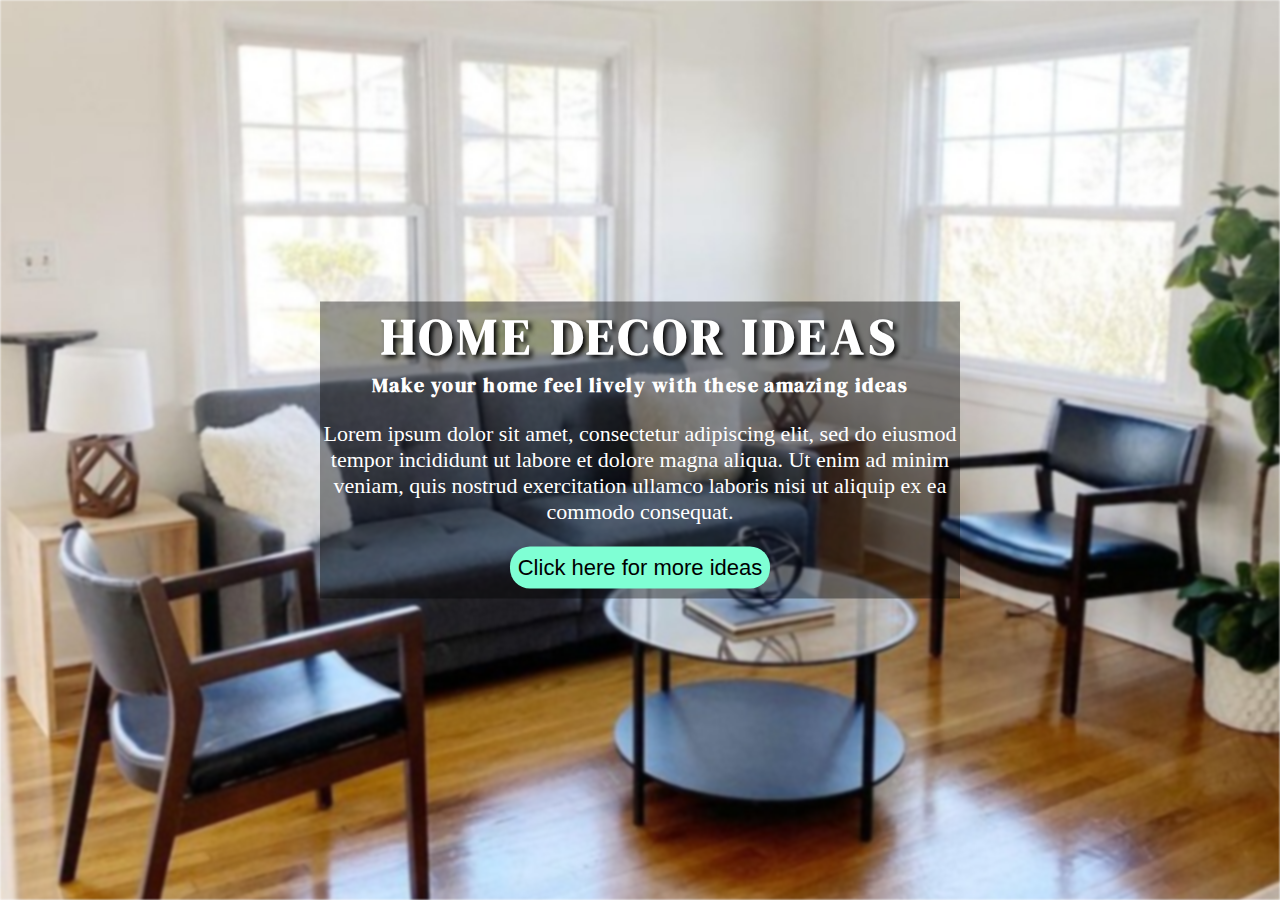
<file: index.html>
<!doctype html>
<html lang="en">
    <head>
        
        <link rel="preconnect" href="https://fonts.gstatic.com">
        <link href="https://fonts.googleapis.com/css2?family=DM+Serif+Display&display=swap" rel="stylesheet">
    <link rel="stylesheet" href="styles.css">
    </head>
    <body>
        <div class="bg-image">
        </div>
        <div class="section1">
            <h1>HOME DECOR IDEAS</h1>
            <h2>Make your home feel lively with these amazing ideas</h2>
            <p>Lorem ipsum dolor sit amet, consectetur adipiscing elit, sed do eiusmod tempor incididunt ut labore et dolore magna aliqua. Ut enim ad minim veniam, quis nostrud exercitation ullamco laboris nisi ut aliquip ex ea commodo consequat.</p>
            <button type="text"><a href="Ideas.html">Click here for more ideas</a></button>
        </div>
        
    </body>    
</html>
</file>
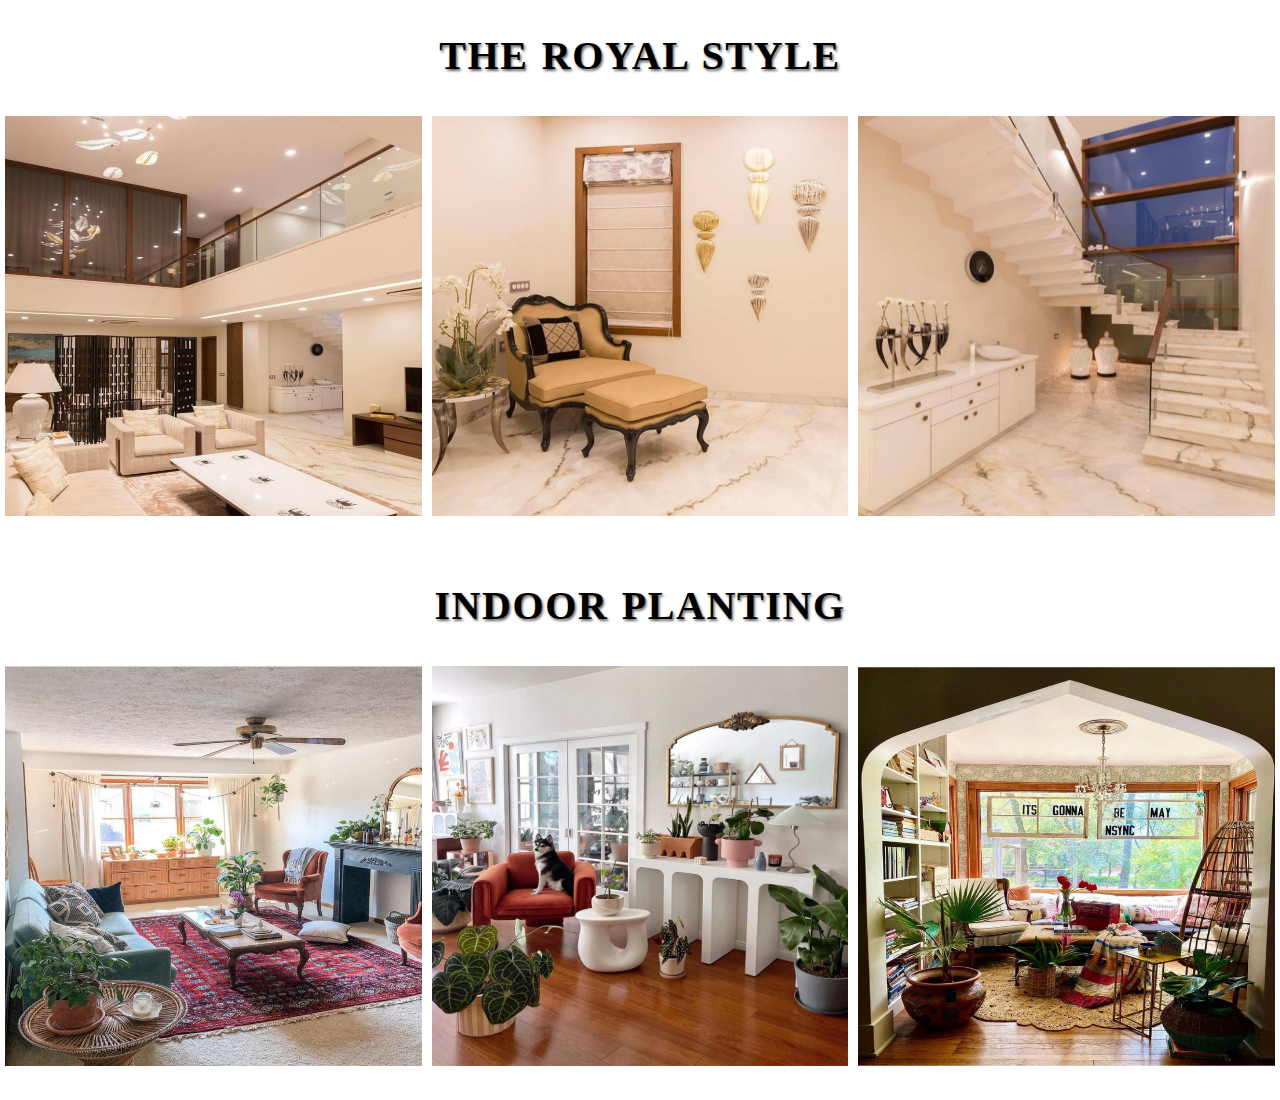
<file: Ideas.html>
<!doctype html>
<html lang="en">
    <head>
    <link rel="stylesheet" href="styles2.css">
    </head>
    <body>
        <div class="container">
            <div class="row">
                <div class="col-12">
                <h1>The Royal Style</h1>
                </div>
            </div>
            <div class="row">
                <div class="col-4">
                    <img src="royal1.jpg">
                </div>
                <div class="col-4">
                    <img src="royal2.jpg">
                </div>
                <div class="col-4">
                    <img src="royal3.jpg">
                </div>
            </div>
        </div>
        
        <div class="container">
            <div class="row">
                <div class="col-12">
                <h1>Indoor Planting</h1>
                </div>
            </div>
            <div class="row">
                <div class="col-4">
                    <img src="indoor%20planting1.jpg">
                </div>
                <div class="col-4">
                    <img src="indoor%20planting2.jpg">
                </div>
                <div class="col-4">
                    <img src="indoor%20planting3.jpg">
                </div>
            </div>
        </div>
    </body>
</html>
</file>
<file: styles.css>
html, body{
    margin:0;
    height: 100%;
}

*{
    box-sizing: border-box;
}


div.bg-image{
    background-image: url(image1.jpg);
    height: 100%;
    background-position: center;
    background-repeat: no-repeat;
    background-size: cover;
    filter: blur(1.2px);
    animation-name: slider;
    animation-duration: 15s;
    animation-iteration-count: infinite;
    animation-timing-function: linear;
}

@keyframes slider{
    0%{ background-image: url(image1.jpg);}
    45%{ background-image: url(image1.jpg);}
    50%{ background-image: url(image2.jpg);}
    95%{ background-image: url(image2.jpg);}
}

div.section1{
    background-color: rgba(0,0,0,0.4);
    text-align: center;
    position: absolute;
    top: 50%;
    left: 50%;
    transform: translate(-50%, -50%);   
    padding-bottom: 10px;
}

div.section1 h1{
    margin:0;
    font-size: 50px;
    font-family: 'DM Serif Display', serif;
    letter-spacing: 0.3rem;
    text-shadow: 3px 3px 5px #000;
    color: #fff;
}

div.section1 h2{
    margin-top:0;
    font-family: 'DM Serif Display', serif;
    font-size: 20px;
    letter-spacing: 0.09rem;
    color: #fff;
}

div.section1 p{
    font-size: 22px;
    color: #fff;
}

.section1 button{
    font-size: 22px;
    padding: 8px;
    border-radius: 20px;
    background-color: aquamarine;
    border: none;
}

.section1 button a{
    text-decoration: none;
    color:#000;
}

@media screen and (max-width: 680px){
    .section1 button{
        font-size: 19.5px;
        margin-left: 5px;
        margin-right: 5px;
    }
}
</file>
<file: styles2.css>
html, body{
    margin:0;
}

*{
    box-sizing: border-box;
}

.container{
    width: 100%;
    margin: auto;
    padding-bottom: 2%;
}

.row{
    display: flex;
    width: 100%;
    flex-wrap: wrap;
    align-items: center;
}

.row::after{
    display: block;
    clear: both;
    content: "";
}

.col-1{width: 8.33%;}
.col-4{width: 33.33%;}
.col-12{width: 100%;}

.col-12 h1{
    text-align: center;
    text-shadow: 1.5px 1.5px 2.5px #666;
    font-size: 40px;
    text-transform: uppercase;
    letter-spacing: 0.1rem;
    word-spacing: 0.1rem;
}

.col-4 img{
    width: 100%;
    height: 400px;
}


[class*="col-"]{
    padding: 5px;
}

@media screen and (max-width: 900px){
    .col-4{
        width: 100%;
    }
}
</file>
